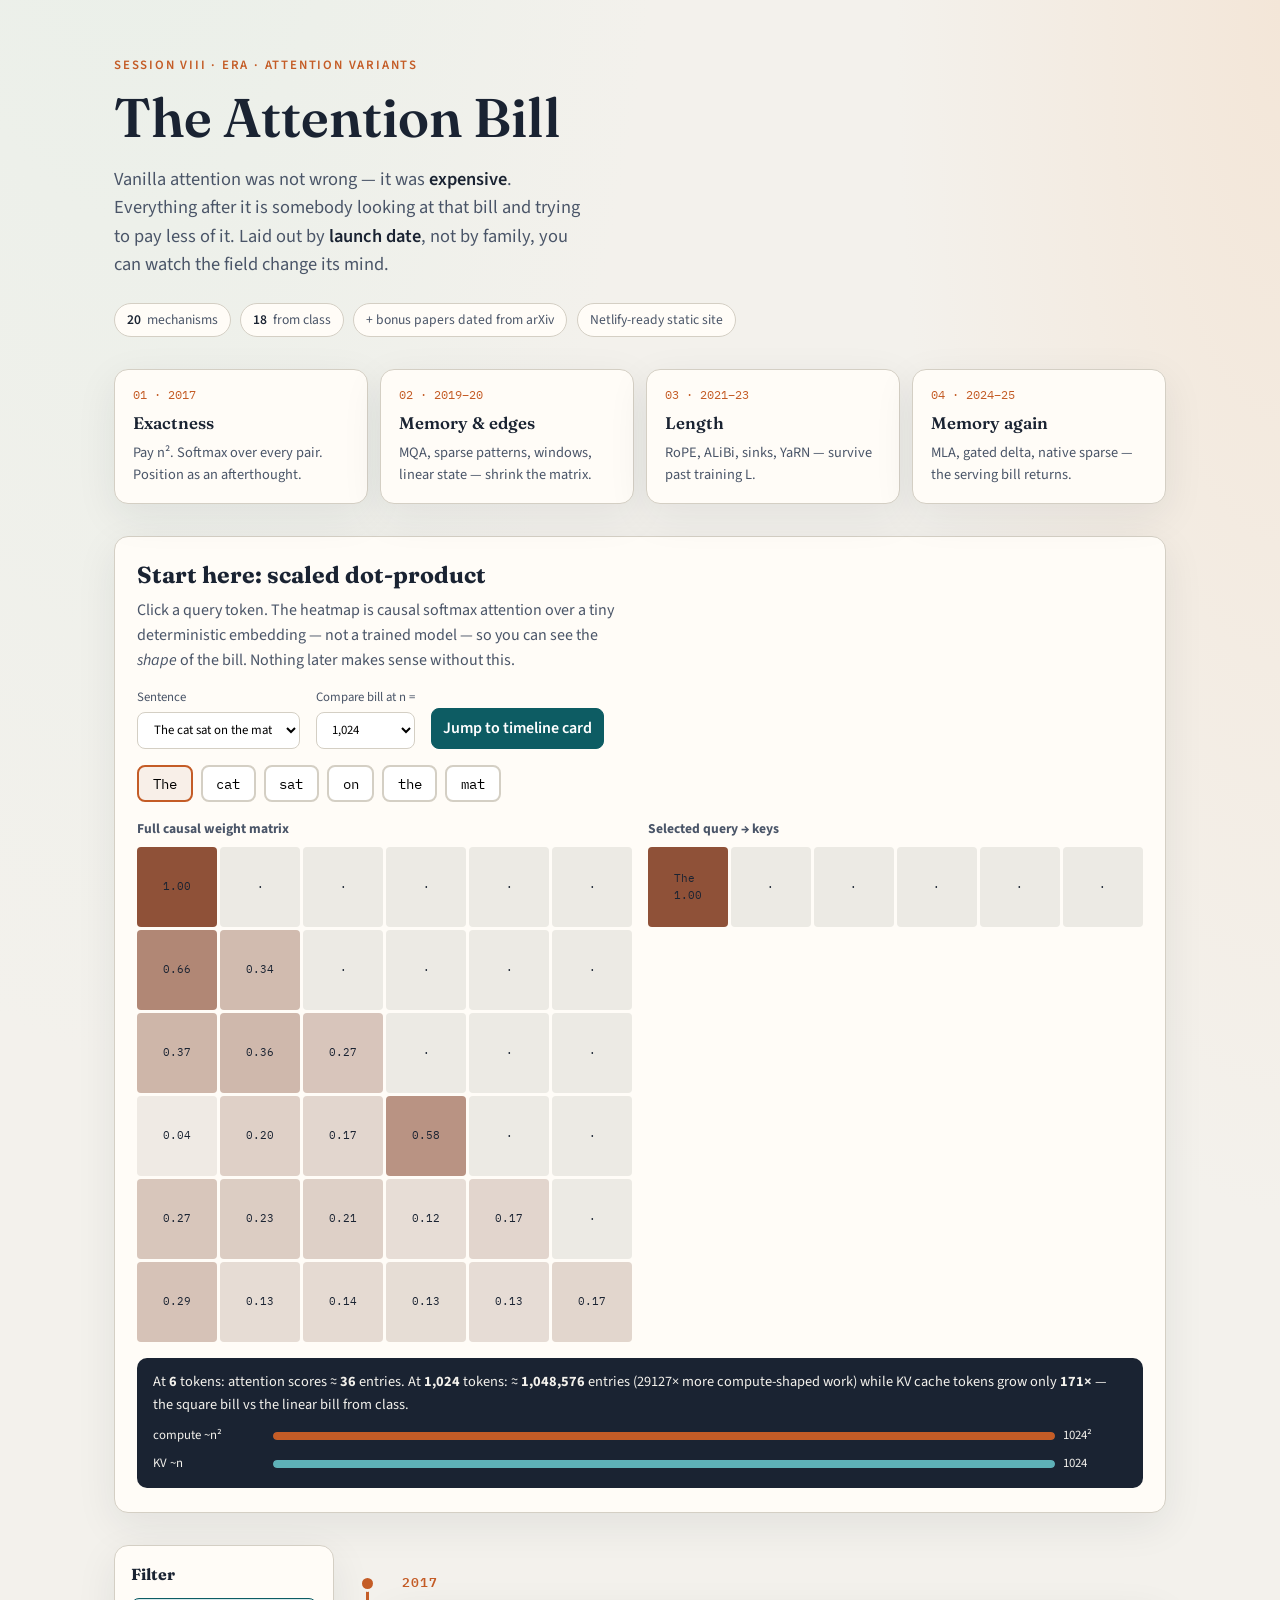
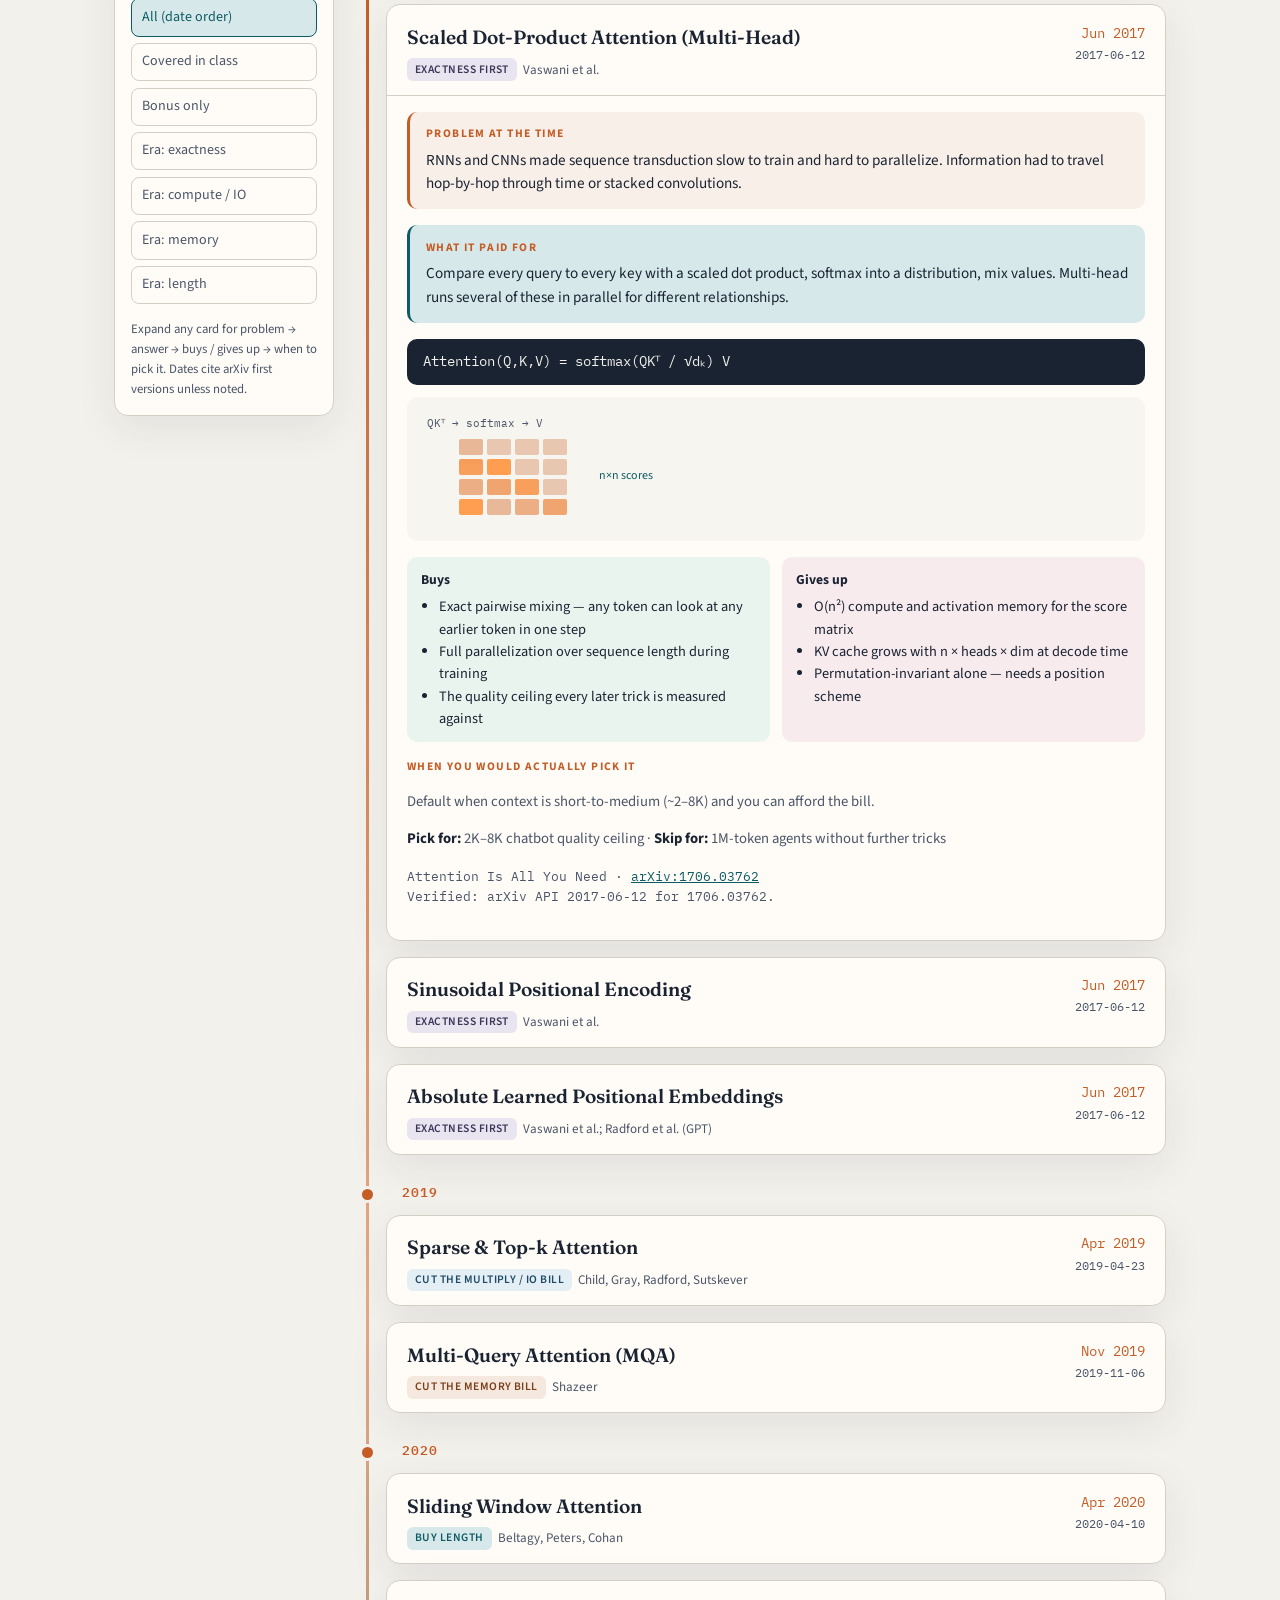
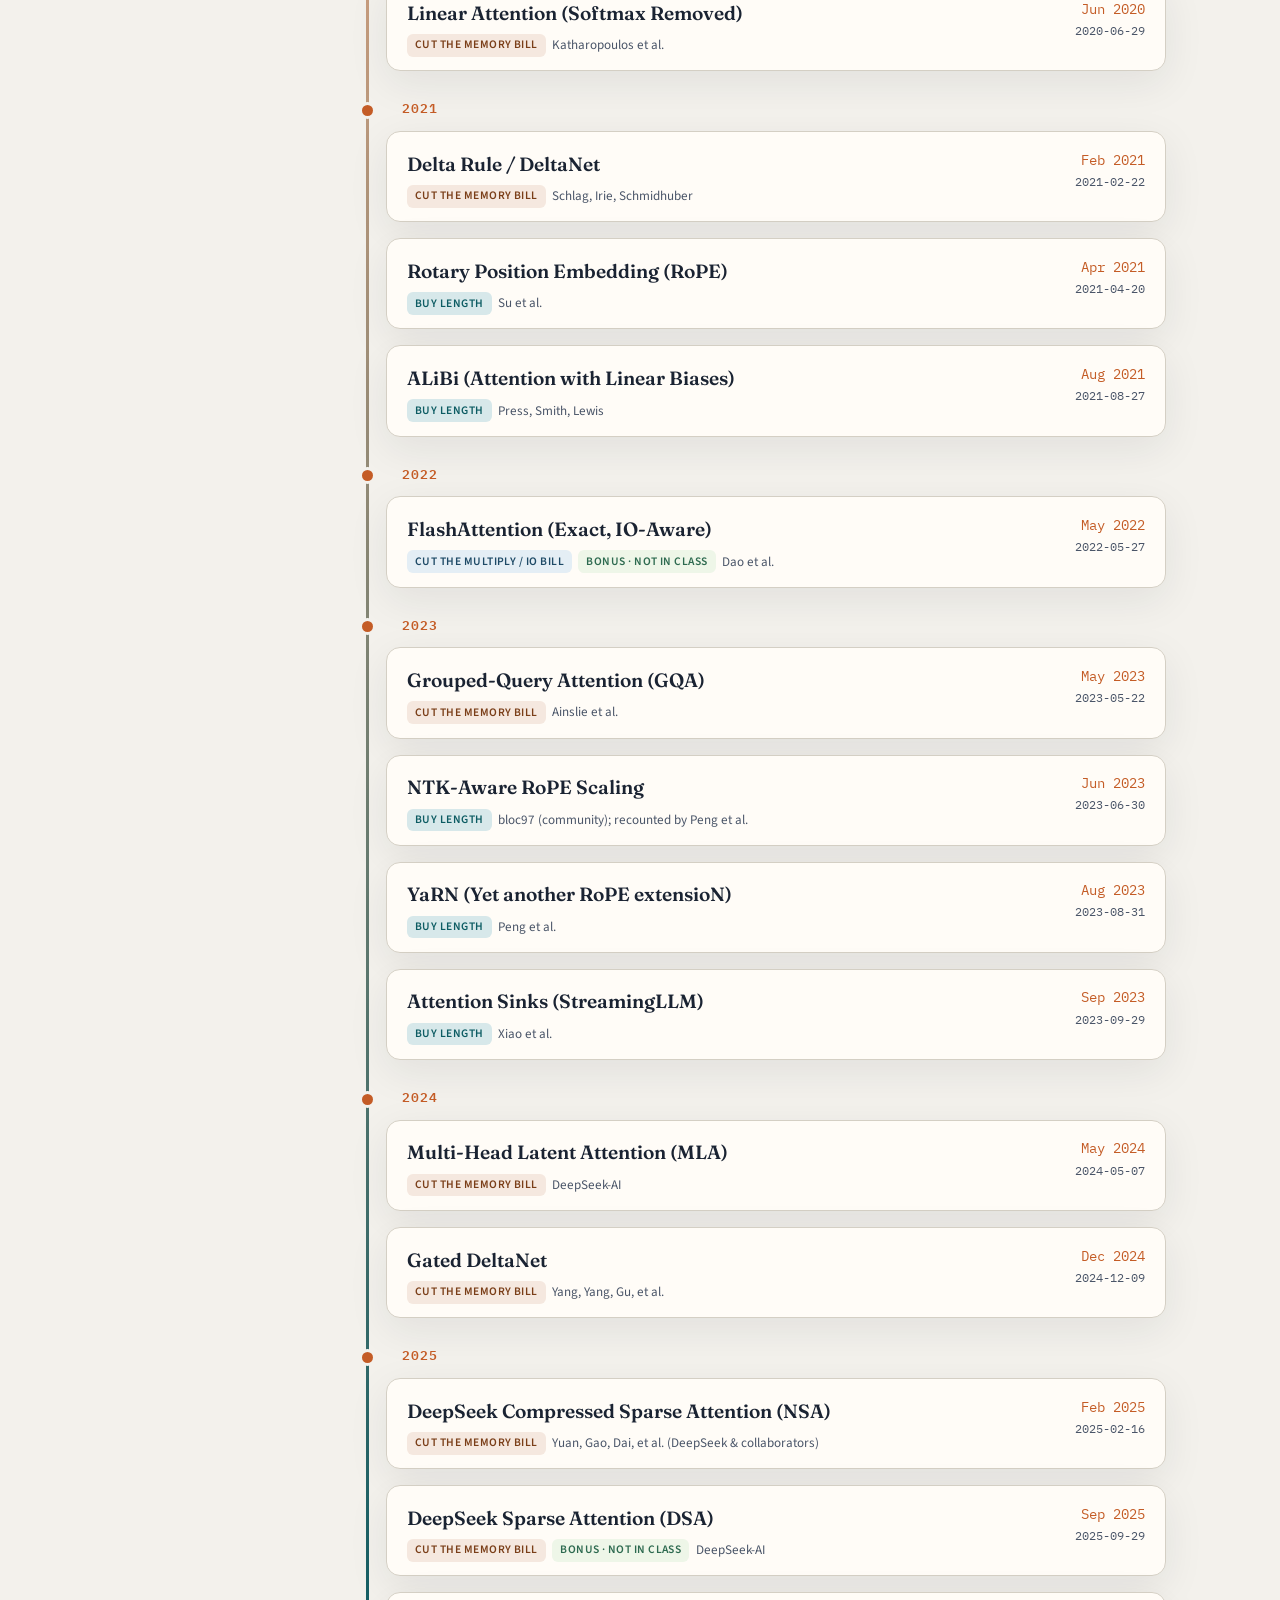
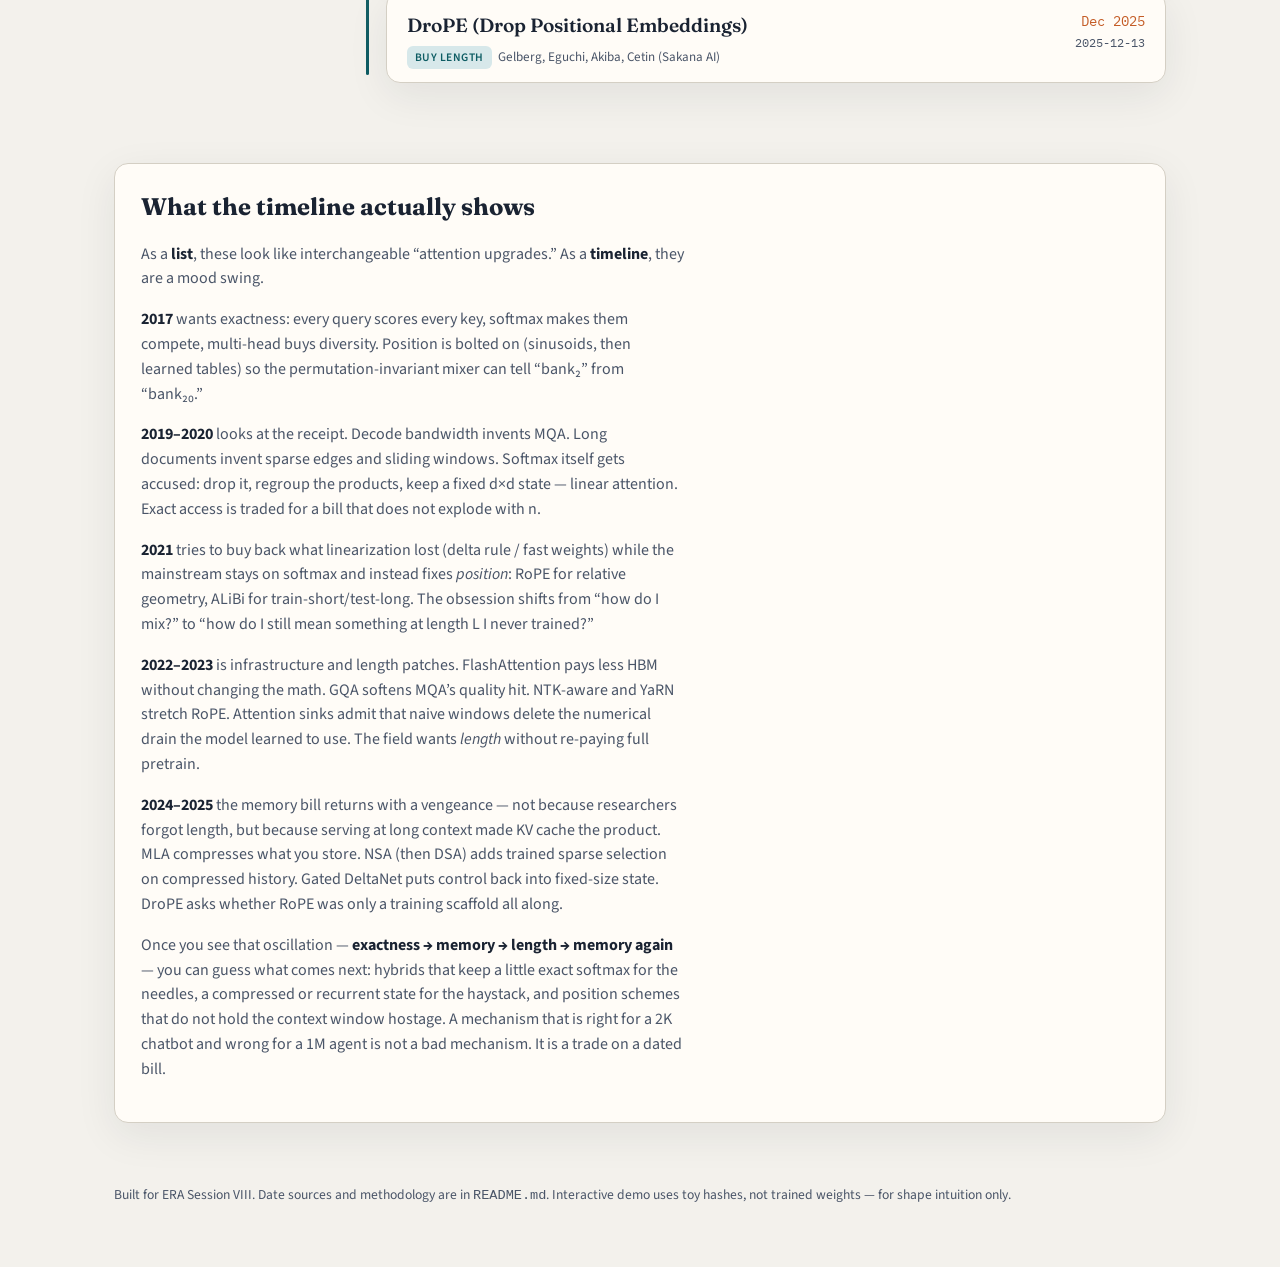
<file: Session-VIII/index.html>
<!DOCTYPE html>
<html lang="en">
  <head>
    <meta charset="utf-8" />
    <meta name="viewport" content="width=device-width, initial-scale=1" />
    <title>The Attention Bill — a chronological map</title>
    <meta
      name="description"
      content="Every major attention mechanism in launch order: the problem it answered, what it buys, what it costs, and when you would actually pick it."
    />
    <link rel="preconnect" href="https://fonts.googleapis.com" />
    <link rel="preconnect" href="https://fonts.gstatic.com" crossorigin />
    <link
      href="https://fonts.googleapis.com/css2?family=Fraunces:opsz,wght@9..144,500;9..144,600&family=IBM+Plex+Mono:wght@400;500&family=Source+Sans+3:wght@400;600;700&display=swap"
      rel="stylesheet"
    />
    <link rel="stylesheet" href="css/styles.css" />
  </head>
  <body>
    <header class="hero">
      <p class="hero-kicker">Session VIII · ERA · Attention variants</p>
      <h1>The Attention Bill</h1>
      <p class="hero-lead">
        Vanilla attention was not wrong — it was
        <strong>expensive</strong>. Everything after it is somebody looking at
        that bill and trying to pay less of it. Laid out by
        <strong>launch date</strong>, not by family, you can watch the field
        change its mind.
      </p>
      <div class="hero-meta">
        <span class="chip"><b id="count">—</b> mechanisms</span>
        <span class="chip"><b id="class-count">—</b> from class</span>
        <span class="chip">+ bonus papers dated from arXiv</span>
        <span class="chip">Netlify-ready static site</span>
      </div>
      <div class="story-strip" aria-label="What the timeline shows">
        <div class="story-card">
          <div class="n">01 · 2017</div>
          <h3>Exactness</h3>
          <p>Pay n². Softmax over every pair. Position as an afterthought.</p>
        </div>
        <div class="story-card">
          <div class="n">02 · 2019–20</div>
          <h3>Memory & edges</h3>
          <p>MQA, sparse patterns, windows, linear state — shrink the matrix.</p>
        </div>
        <div class="story-card">
          <div class="n">03 · 2021–23</div>
          <h3>Length</h3>
          <p>RoPE, ALiBi, sinks, YaRN — survive past training L.</p>
        </div>
        <div class="story-card">
          <div class="n">04 · 2024–25</div>
          <h3>Memory again</h3>
          <p>MLA, gated delta, native sparse — the serving bill returns.</p>
        </div>
      </div>
    </header>

    <section class="demo-panel" id="playground">
      <div class="demo">
        <h2>Start here: scaled dot-product</h2>
        <p class="lead">
          Click a query token. The heatmap is causal softmax attention over a
          tiny deterministic embedding — not a trained model — so you can see the
          <em>shape</em> of the bill. Nothing later makes sense without this.
        </p>
        <div class="demo-controls">
          <label>
            Sentence
            <select id="sentence">
              <option value="cat">The cat sat on the mat</option>
              <option value="code">def add(a, b)</option>
              <option value="short">Hello world</option>
            </select>
          </label>
          <label>
            Compare bill at n =
            <select id="bill-n">
              <option value="128">128</option>
              <option value="1024" selected>1,024</option>
              <option value="8192">8,192</option>
              <option value="100000">100,000</option>
              <option value="1000000">1,000,000</option>
            </select>
          </label>
          <button type="button" id="open-standard">Jump to timeline card</button>
        </div>
        <div class="tokens" id="tokens"></div>
        <div class="matrix-wrap">
          <div class="matrix-block">
            <h3>Full causal weight matrix</h3>
            <div class="attn-grid" id="attn-matrix"></div>
          </div>
          <div class="matrix-block">
            <h3>Selected query → keys</h3>
            <div class="attn-grid" id="focus-row"></div>
          </div>
        </div>
        <div class="bill-meter" id="bill-readout"></div>
      </div>
    </section>

    <div class="shell">
      <aside class="side">
        <h2>Filter</h2>
        <div class="filter-row">
          <button type="button" data-filter="all" class="active">All (date order)</button>
          <button type="button" data-filter="class">Covered in class</button>
          <button type="button" data-filter="bonus">Bonus only</button>
          <button type="button" data-filter="exactness">Era: exactness</button>
          <button type="button" data-filter="compute">Era: compute / IO</button>
          <button type="button" data-filter="memory">Era: memory</button>
          <button type="button" data-filter="length">Era: length</button>
        </div>
        <p class="hint">
          Expand any card for problem → answer → buys / gives up → when to pick
          it. Dates cite arXiv first versions unless noted.
        </p>
      </aside>
      <main>
        <div class="timeline" id="timeline"></div>
      </main>
    </div>

    <section class="essay" id="what-the-timeline-shows">
      <article>
        <h2>What the timeline actually shows</h2>
        <p>
          As a <strong>list</strong>, these look like interchangeable “attention
          upgrades.” As a <strong>timeline</strong>, they are a mood swing.
        </p>
        <p>
          <strong>2017</strong> wants exactness: every query scores every key,
          softmax makes them compete, multi-head buys diversity. Position is
          bolted on (sinusoids, then learned tables) so the permutation-invariant
          mixer can tell “bank₂” from “bank₂₀.”
        </p>
        <p>
          <strong>2019–2020</strong> looks at the receipt. Decode bandwidth
          invents MQA. Long documents invent sparse edges and sliding windows.
          Softmax itself gets accused: drop it, regroup the products, keep a
          fixed d×d state — linear attention. Exact access is traded for a bill
          that does not explode with n.
        </p>
        <p>
          <strong>2021</strong> tries to buy back what linearization lost (delta
          rule / fast weights) while the mainstream stays on softmax and instead
          fixes <em>position</em>: RoPE for relative geometry, ALiBi for
          train-short/test-long. The obsession shifts from “how do I mix?” to
          “how do I still mean something at length L I never trained?”
        </p>
        <p>
          <strong>2022–2023</strong> is infrastructure and length patches.
          FlashAttention pays less HBM without changing the math. GQA softens
          MQA’s quality hit. NTK-aware and YaRN stretch RoPE. Attention sinks
          admit that naive windows delete the numerical drain the model learned
          to use. The field wants <em>length</em> without re-paying full
          pretrain.
        </p>
        <p>
          <strong>2024–2025</strong> the memory bill returns with a vengeance —
          not because researchers forgot length, but because serving at long
          context made KV cache the product. MLA compresses what you store. NSA
          (then DSA) adds trained sparse selection on compressed history. Gated
          DeltaNet puts control back into fixed-size state. DroPE asks whether
          RoPE was only a training scaffold all along.
        </p>
        <p>
          Once you see that oscillation —
          <strong>exactness → memory → length → memory again</strong> — you can
          guess what comes next: hybrids that keep a little exact softmax for
          the needles, a compressed or recurrent state for the haystack, and
          position schemes that do not hold the context window hostage. A
          mechanism that is right for a 2K chatbot and wrong for a 1M agent is
          not a bad mechanism. It is a trade on a dated bill.
        </p>
      </article>
    </section>

    <footer class="site">
      <p>
        Built for ERA Session VIII. Date sources and methodology are in
        <code>README.md</code>. Interactive demo uses toy hashes, not trained
        weights — for shape intuition only.
      </p>
    </footer>

    <script src="js/mechanisms.js"></script>
    <script src="js/app.js"></script>
  </body>
</html>
</file>
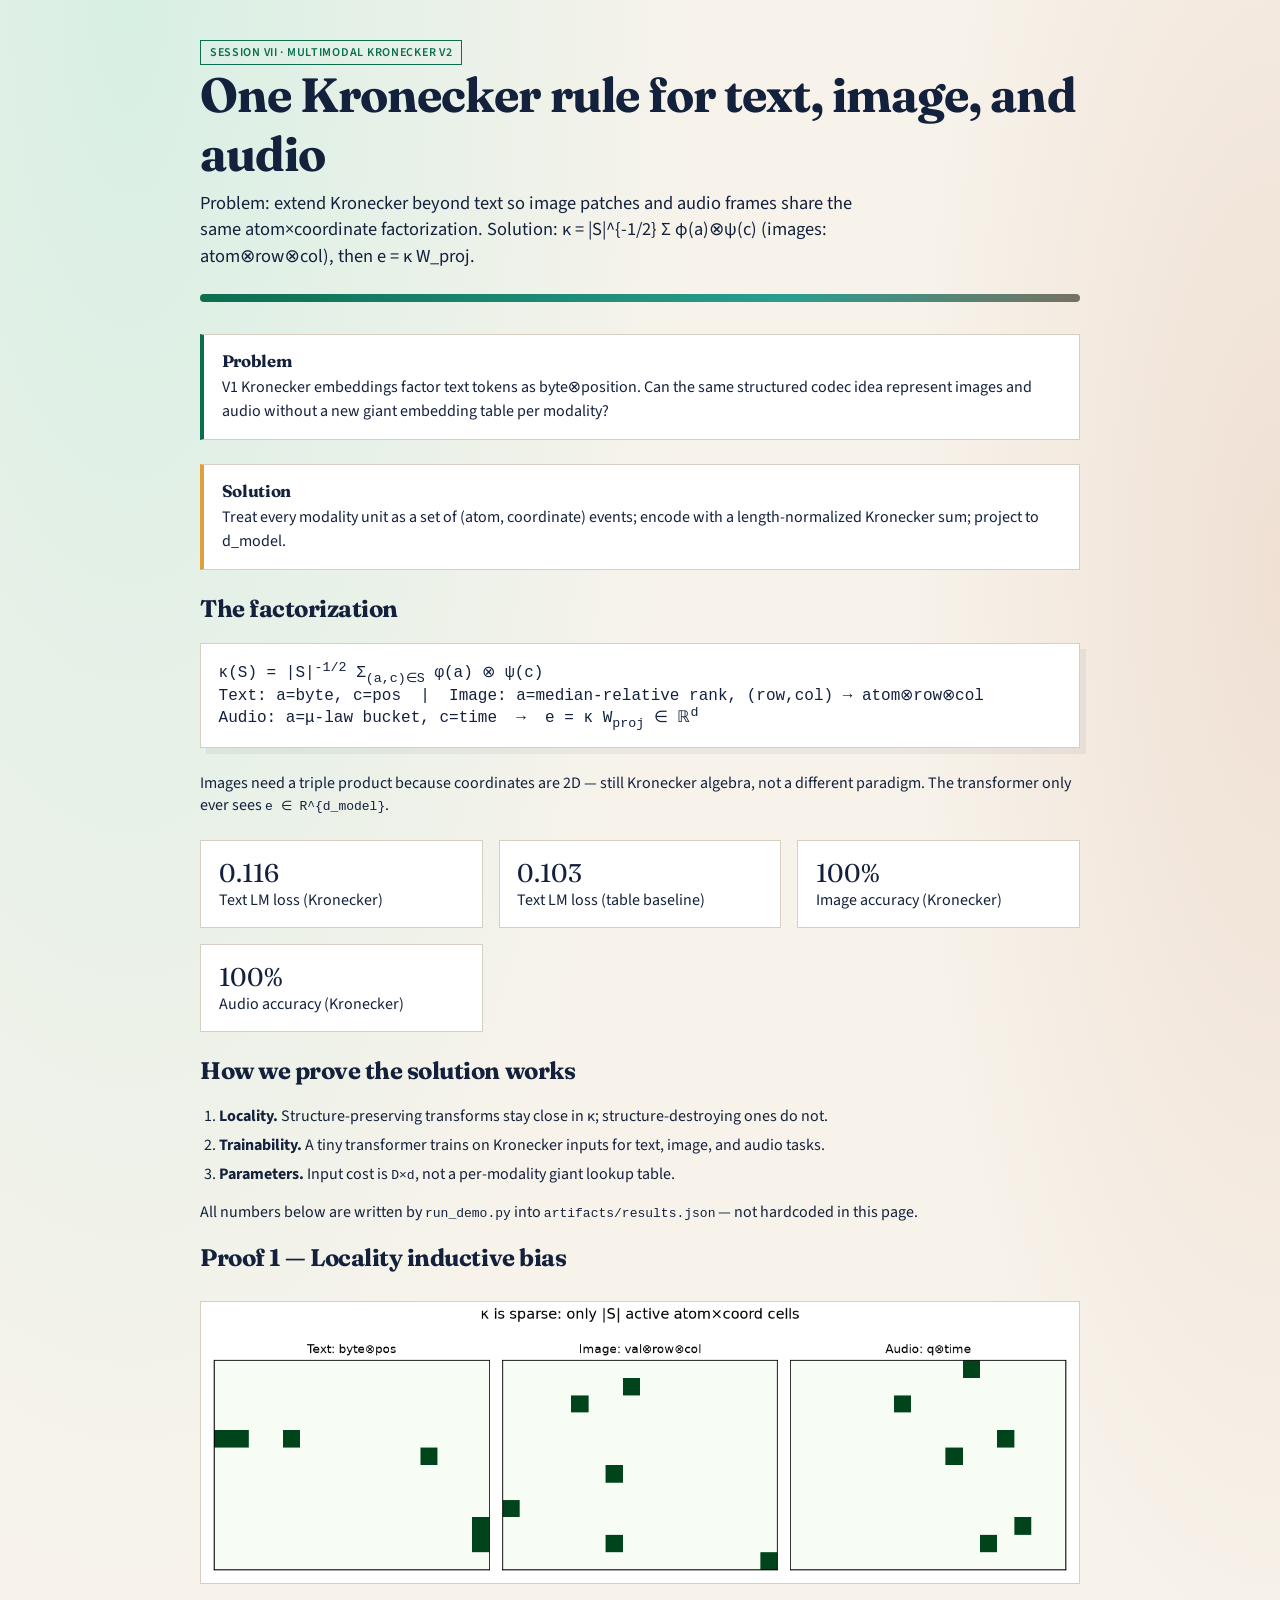
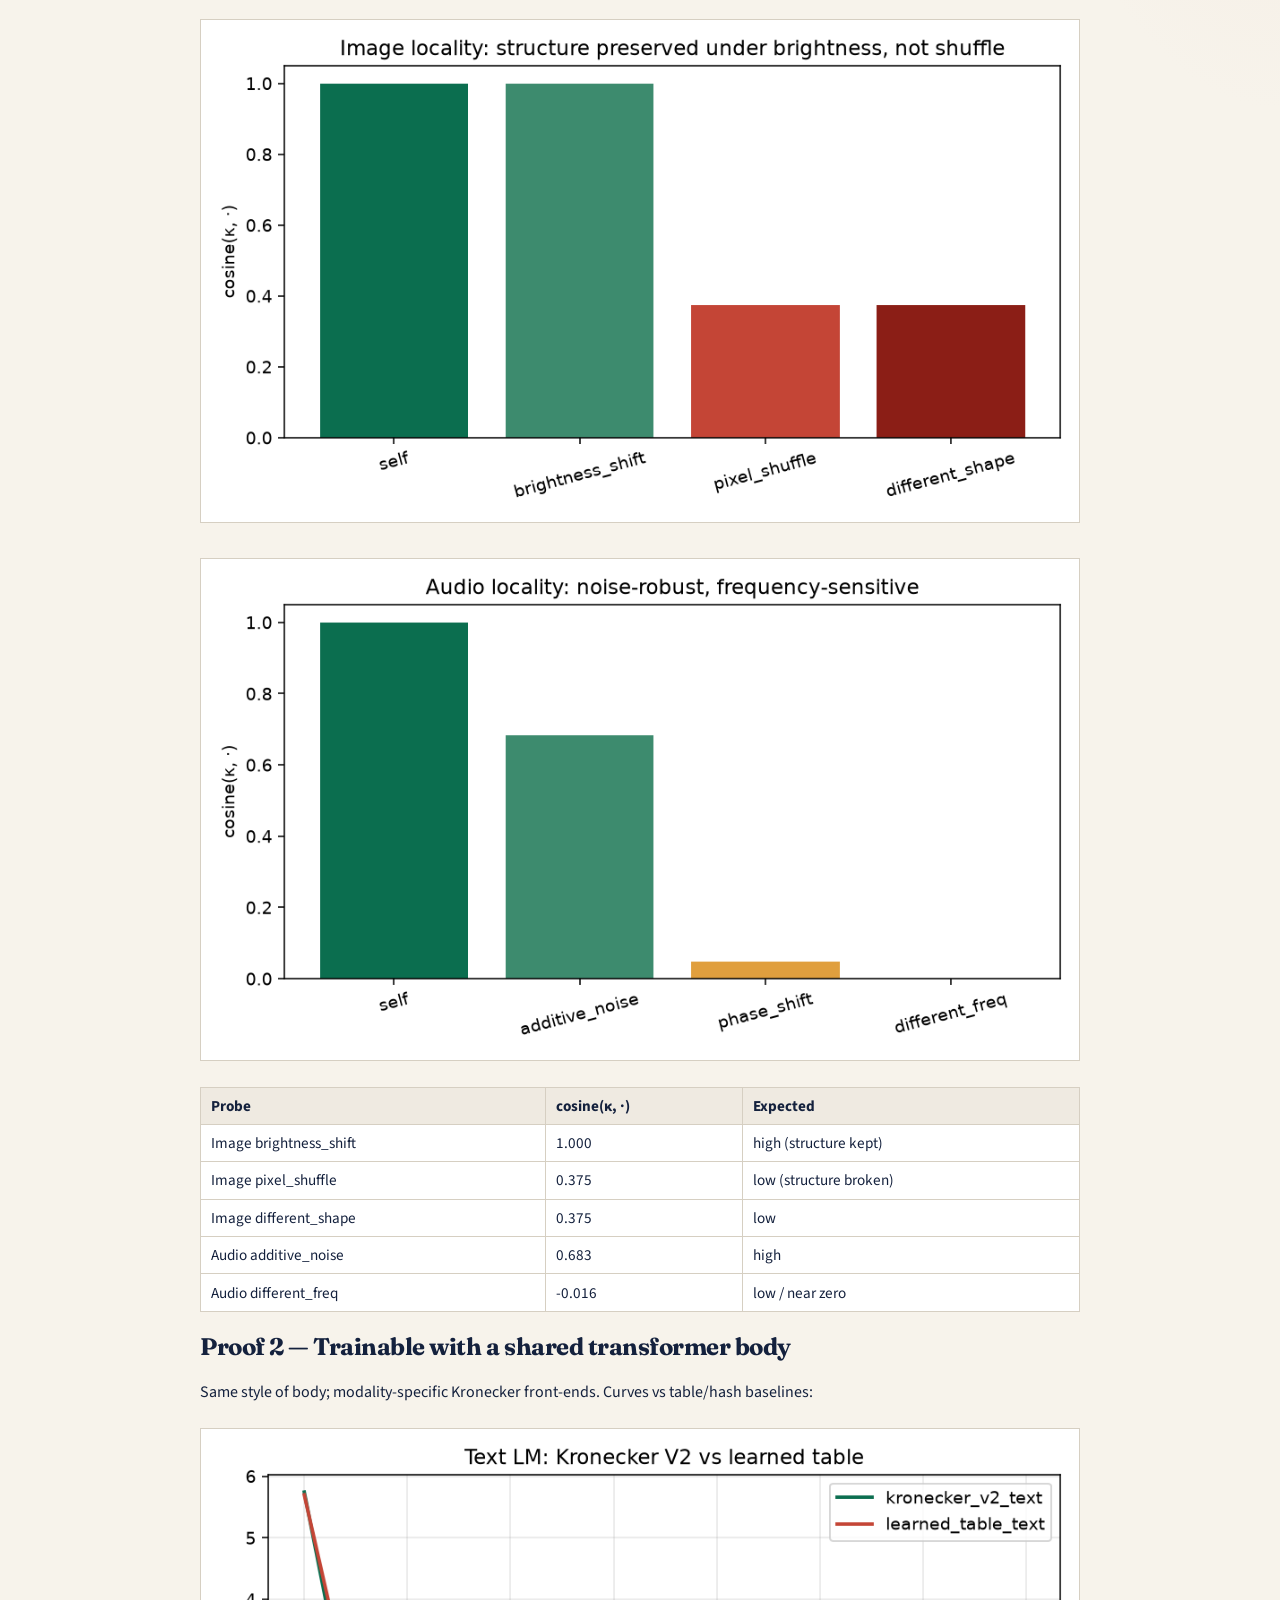
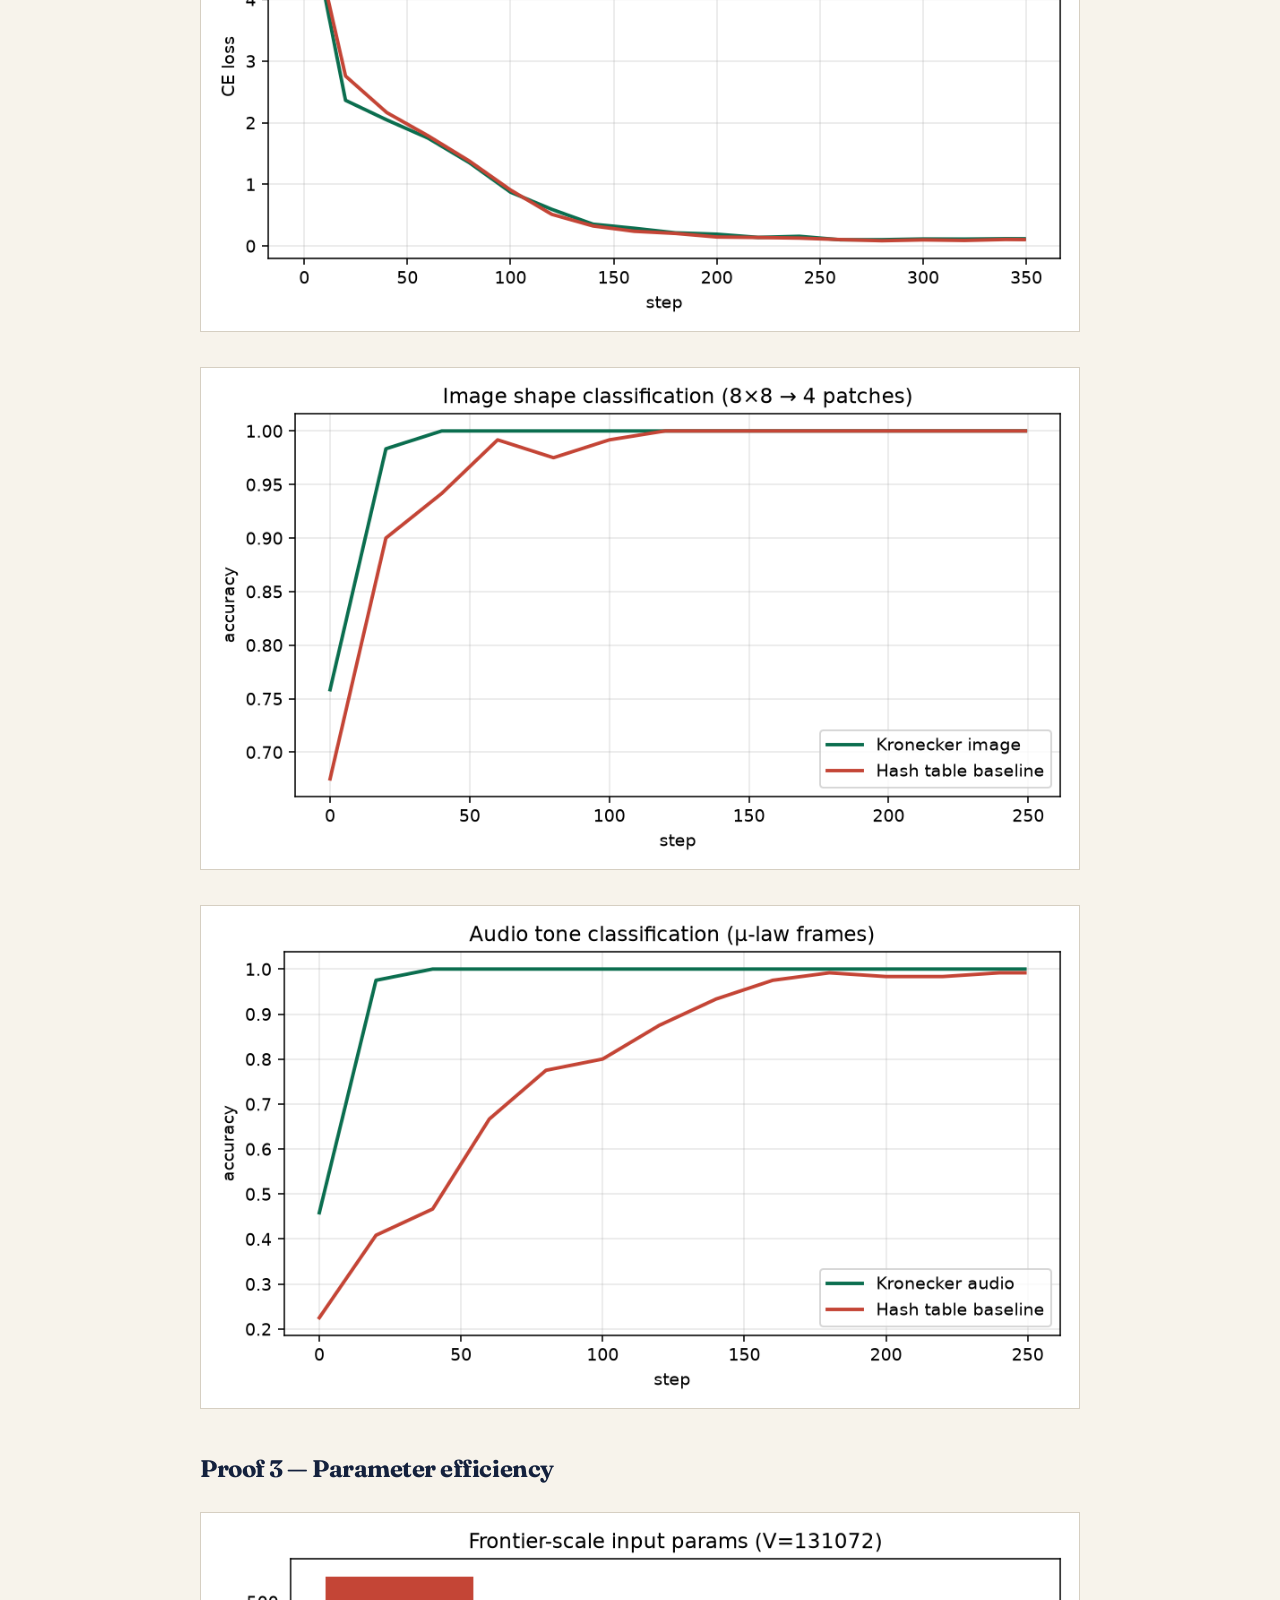
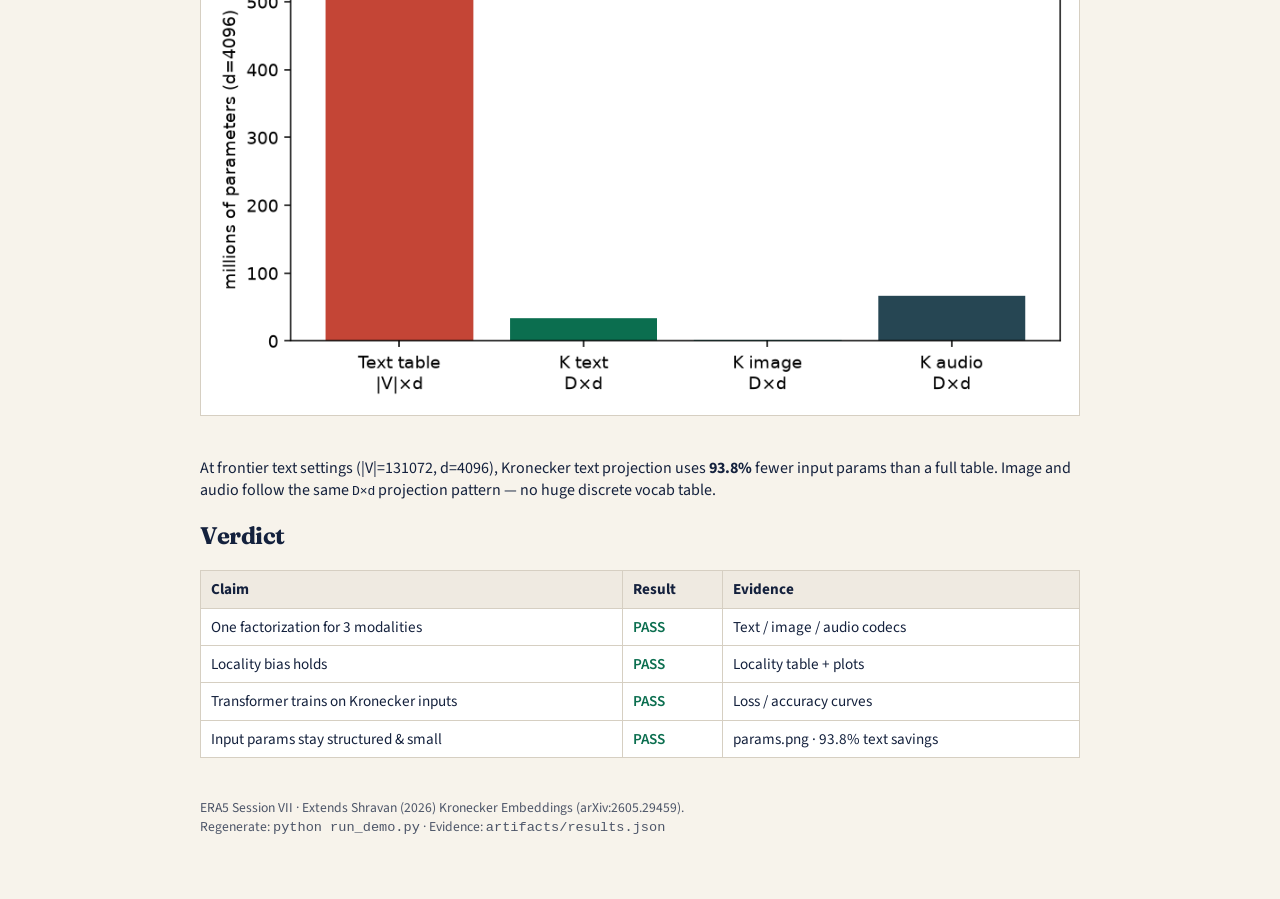
<file: Session-VII/report/index.html>
<!DOCTYPE html>
<html lang="en">
<head>
<meta charset="utf-8"/>
<meta name="viewport" content="width=device-width, initial-scale=1"/>
<title>Kronecker Embeddings V2 — Multimodal</title>
<link rel="preconnect" href="https://fonts.googleapis.com"/>
<link href="https://fonts.googleapis.com/css2?family=Fraunces:opsz,wght@9..144,600;9..144,700&family=Source+Sans+3:wght@400;600&display=swap" rel="stylesheet"/>
<style>
:root {
  --ink:#14213d; --leaf:#0B6E4F; --clay:#C44536; --sand:#F7F3EB; --line:#d6cfc2; --gold:#E09F3E;
}
* { box-sizing:border-box; }
body {
  margin:0; font-family:"Source Sans 3", system-ui, sans-serif; color:var(--ink);
  background:
    radial-gradient(ellipse 80% 50% at 10% 0%, #d8efe4 0%, transparent 55%),
    radial-gradient(ellipse 60% 40% at 100% 10%, #f0e0d4 0%, transparent 50%),
    var(--sand);
}
.wrap { max-width:920px; margin:0 auto; padding:2.5rem 1.25rem 4rem; }
h1,h2,h3 { font-family:Fraunces, Georgia, serif; font-weight:700; letter-spacing:-0.02em; }
h1 { font-size:clamp(2rem, 5vw, 3rem); margin:0 0 0.4rem; }
.lede { font-size:1.15rem; max-width:42rem; line-height:1.45; margin:0 0 1.5rem; }
.badge { display:inline-block; font-size:0.75rem; font-weight:600; letter-spacing:0.06em;
  text-transform:uppercase; color:var(--leaf); border:1px solid var(--leaf); padding:0.2rem 0.55rem; }
.formula {
  font-family: ui-monospace, SFMono-Regular, Menlo, monospace; background:#fff;
  border:1px solid var(--line); padding:1rem 1.1rem; margin:1rem 0 1.5rem; overflow-x:auto;
  box-shadow: 6px 6px 0 rgba(20,33,61,0.06);
}
.callout {
  background:#fff; border:1px solid var(--line); border-left:4px solid var(--leaf);
  padding:1rem 1.1rem; margin:1rem 0 1.5rem;
}
.callout.gold { border-left-color:var(--gold); }
.callout h3 { margin:0 0 0.35rem; font-size:1.05rem; }
.callout p { margin:0; line-height:1.45; }
.grid { display:grid; gap:1rem; grid-template-columns:repeat(auto-fit,minmax(240px,1fr)); margin:1.5rem 0; }
.card { background:#fff; border:1px solid var(--line); padding:1rem 1.1rem; }
.stat { font-size:1.6rem; font-family:Fraunces, serif; }
img.plot { width:100%; height:auto; border:1px solid var(--line); background:#fff; margin:0.6rem 0 1.2rem; }
table { width:100%; border-collapse:collapse; font-size:0.95rem; background:#fff; }
th,td { border:1px solid var(--line); padding:0.45rem 0.6rem; text-align:left; }
th { background:#efeae1; }
.pass { color:var(--leaf); font-weight:600; }
footer { margin-top:2.5rem; font-size:0.85rem; opacity:0.75; }
.anim {
  height:8px; background:linear-gradient(90deg, var(--leaf), #2A9D8F, var(--clay), var(--leaf));
  background-size:200% 100%; animation:slide 4s linear infinite; margin:1rem 0 2rem; border-radius:99px;
}
@keyframes slide { to { background-position:200% 0; } }
ol.proof { padding-left:1.2rem; }
ol.proof li { margin:0.45rem 0; }
</style>
</head>
<body>
<div class="wrap">
  <div class="badge">Session VII · Multimodal Kronecker V2</div>
  <h1>One Kronecker rule for text, image, and audio</h1>
  <p class="lede">Problem: extend Kronecker beyond text so image patches and audio frames share the same atom×coordinate factorization. Solution: κ = |S|^{-1/2} Σ φ(a)⊗ψ(c) (images: atom⊗row⊗col), then e = κ W_proj.</p>
  <div class="anim" aria-hidden="true"></div>

  <div class="callout">
    <h3>Problem</h3>
    <p>V1 Kronecker embeddings factor text tokens as byte⊗position. Can the same structured codec idea represent images and audio without a new giant embedding table per modality?</p>
  </div>
  <div class="callout gold">
    <h3>Solution</h3>
    <p>Treat every modality unit as a set of (atom, coordinate) events; encode with a length-normalized Kronecker sum; project to d_model.</p>
  </div>

  <h2>The factorization</h2>
  <div class="formula">
    κ(S) = |S|<sup>-1/2</sup> Σ<sub>(a,c)∈S</sub> φ(a) ⊗ ψ(c)<br/>
    Text: a=byte, c=pos &nbsp;|&nbsp; Image: a=median-relative rank, (row,col) → atom⊗row⊗col<br/>
    Audio: a=μ-law bucket, c=time &nbsp;→&nbsp; e = κ W<sub>proj</sub> ∈ ℝ<sup>d</sup>
  </div>
  <p>Images need a triple product because coordinates are 2D — still Kronecker algebra, not a different paradigm.
  The transformer only ever sees <code>e ∈ R^{d_model}</code>.</p>

  <div class="grid">
    <div class="card"><div class="stat">0.116</div>Text LM loss (Kronecker)</div>
    <div class="card"><div class="stat">0.103</div>Text LM loss (table baseline)</div>
    <div class="card"><div class="stat">100%</div>Image accuracy (Kronecker)</div>
    <div class="card"><div class="stat">100%</div>Audio accuracy (Kronecker)</div>
  </div>

  <h2>How we prove the solution works</h2>
  <ol class="proof">
    <li><strong>Locality.</strong> Structure-preserving transforms stay close in κ; structure-destroying ones do not.</li>
    <li><strong>Trainability.</strong> A tiny transformer trains on Kronecker inputs for text, image, and audio tasks.</li>
    <li><strong>Parameters.</strong> Input cost is <code>D×d</code>, not a per-modality giant lookup table.</li>
  </ol>
  <p>All numbers below are written by <code>run_demo.py</code> into <code>artifacts/results.json</code> — not hardcoded in this page.</p>

  <h2>Proof 1 — Locality inductive bias</h2>
  <img class="plot" src="plots/sparse_schematic.png" alt="sparse kronecker schematic"/>
  <img class="plot" src="plots/image_locality.png" alt="image locality"/>
  <img class="plot" src="plots/audio_locality.png" alt="audio locality"/>
  <table>
    <tr><th>Probe</th><th>cosine(κ, ·)</th><th>Expected</th></tr>
    <tr><td>Image brightness_shift</td><td>1.000</td><td>high (structure kept)</td></tr>
    <tr><td>Image pixel_shuffle</td><td>0.375</td><td>low (structure broken)</td></tr>
    <tr><td>Image different_shape</td><td>0.375</td><td>low</td></tr>
    <tr><td>Audio additive_noise</td><td>0.683</td><td>high</td></tr>
    <tr><td>Audio different_freq</td><td>-0.016</td><td>low / near zero</td></tr>
  </table>

  <h2>Proof 2 — Trainable with a shared transformer body</h2>
  <p>Same style of body; modality-specific Kronecker front-ends. Curves vs table/hash baselines:</p>
  <img class="plot" src="plots/text_lm_loss.png" alt="text loss"/>
  <img class="plot" src="plots/image_acc.png" alt="image acc"/>
  <img class="plot" src="plots/audio_acc.png" alt="audio acc"/>

  <h2>Proof 3 — Parameter efficiency</h2>
  <img class="plot" src="plots/params.png" alt="params"/>
  <p>At frontier text settings (|V|=131072, d=4096), Kronecker text projection uses
  <strong>93.8%</strong> fewer input params than a full table.
  Image and audio follow the same <code>D×d</code> projection pattern — no huge discrete vocab table.</p>

  <h2>Verdict</h2>
  <table>
    <tr><th>Claim</th><th>Result</th><th>Evidence</th></tr>
    <tr><td>One factorization for 3 modalities</td><td class="pass">PASS</td><td>Text / image / audio codecs</td></tr>
    <tr><td>Locality bias holds</td><td class="pass">PASS</td><td>Locality table + plots</td></tr>
    <tr><td>Transformer trains on Kronecker inputs</td><td class="pass">PASS</td><td>Loss / accuracy curves</td></tr>
    <tr><td>Input params stay structured &amp; small</td><td class="pass">PASS</td><td>params.png · 93.8% text savings</td></tr>
  </table>

  <footer>
    ERA5 Session VII · Extends Shravan (2026) Kronecker Embeddings (arXiv:2605.29459).<br/>
    Regenerate: <code>python run_demo.py</code> · Evidence: <code>artifacts/results.json</code>
  </footer>
</div>
</body>
</html>
</file>
<file: Session-VIII/css/styles.css>
/* Attention Bill Timeline — editorial, not generic AI-purple */

:root {
  --bg: #f3f1ec;
  --bg-elev: #fffcf7;
  --ink: #1a2332;
  --ink-soft: #4a5568;
  --line: #d4cfc4;
  --spine: #c45c26;
  --spine-dim: #e8a882;
  --teal: #0d5c63;
  --teal-soft: #d7e8ea;
  --amber: #b8860b;
  --danger: #8b2942;
  --ok: #2d6a4f;
  --shadow: 0 12px 40px rgba(26, 35, 50, 0.08);
  --radius: 14px;
  --font-display: "Fraunces", "Palatino Linotype", Georgia, serif;
  --font-body: "Source Sans 3", "Segoe UI", sans-serif;
  --font-mono: "IBM Plex Mono", ui-monospace, monospace;
}

*,
*::before,
*::after {
  box-sizing: border-box;
}

html {
  scroll-behavior: smooth;
}

body {
  margin: 0;
  font-family: var(--font-body);
  color: var(--ink);
  background:
    radial-gradient(ellipse 80% 50% at 10% -10%, #e7efe8 0%, transparent 55%),
    radial-gradient(ellipse 60% 40% at 100% 0%, #f3e6d8 0%, transparent 50%),
    var(--bg);
  line-height: 1.55;
  min-height: 100vh;
}

a {
  color: var(--teal);
}

/* —— Hero —— */
.hero {
  max-width: 1100px;
  margin: 0 auto;
  padding: 3.5rem 1.5rem 2rem;
}

.hero-kicker {
  font-size: 0.8rem;
  letter-spacing: 0.14em;
  text-transform: uppercase;
  color: var(--spine);
  font-weight: 600;
  margin: 0 0 0.75rem;
}

.hero h1 {
  font-family: var(--font-display);
  font-weight: 600;
  font-size: clamp(2.1rem, 5vw, 3.4rem);
  line-height: 1.12;
  margin: 0 0 1rem;
  max-width: 16ch;
}

.hero-lead {
  font-size: 1.15rem;
  color: var(--ink-soft);
  max-width: 52ch;
  margin: 0 0 1.5rem;
}

.hero-lead strong {
  color: var(--ink);
  font-weight: 600;
}

.hero-meta {
  display: flex;
  flex-wrap: wrap;
  gap: 0.6rem;
  margin-bottom: 2rem;
}

.chip {
  display: inline-flex;
  align-items: center;
  gap: 0.35rem;
  padding: 0.35rem 0.75rem;
  border-radius: 999px;
  background: var(--bg-elev);
  border: 1px solid var(--line);
  font-size: 0.85rem;
  color: var(--ink-soft);
}

.chip b {
  color: var(--ink);
  font-weight: 600;
}

.story-strip {
  display: grid;
  grid-template-columns: repeat(4, 1fr);
  gap: 0.75rem;
  margin-top: 0.5rem;
}

@media (max-width: 800px) {
  .story-strip {
    grid-template-columns: 1fr 1fr;
  }
}

.story-card {
  background: var(--bg-elev);
  border: 1px solid var(--line);
  border-radius: var(--radius);
  padding: 1rem 1.1rem;
  box-shadow: var(--shadow);
}

.story-card .n {
  font-family: var(--font-mono);
  font-size: 0.75rem;
  color: var(--spine);
  margin-bottom: 0.35rem;
}

.story-card h3 {
  font-family: var(--font-display);
  font-size: 1.05rem;
  margin: 0 0 0.35rem;
  font-weight: 600;
}

.story-card p {
  margin: 0;
  font-size: 0.9rem;
  color: var(--ink-soft);
}

/* —— Layout —— */
.shell {
  max-width: 1100px;
  margin: 0 auto;
  padding: 0 1.5rem 4rem;
  display: grid;
  grid-template-columns: 220px 1fr;
  gap: 2rem;
  align-items: start;
}

@media (max-width: 900px) {
  .shell {
    grid-template-columns: 1fr;
  }
}

/* —— Filters / nav —— */
.side {
  position: sticky;
  top: 1rem;
  background: var(--bg-elev);
  border: 1px solid var(--line);
  border-radius: var(--radius);
  padding: 1rem;
  box-shadow: var(--shadow);
}

.side h2 {
  font-family: var(--font-display);
  font-size: 1rem;
  margin: 0 0 0.75rem;
}

.filter-row {
  display: flex;
  flex-direction: column;
  gap: 0.4rem;
  margin-bottom: 1rem;
}

.filter-row button {
  text-align: left;
  border: 1px solid var(--line);
  background: transparent;
  border-radius: 8px;
  padding: 0.45rem 0.65rem;
  font: inherit;
  font-size: 0.88rem;
  cursor: pointer;
  color: var(--ink-soft);
  transition: background 0.15s, border-color 0.15s, color 0.15s;
}

.filter-row button:hover,
.filter-row button.active {
  background: var(--teal-soft);
  border-color: var(--teal);
  color: var(--teal);
}

.side .hint {
  font-size: 0.8rem;
  color: var(--ink-soft);
  margin: 0;
}

/* —— Timeline —— */
.timeline {
  position: relative;
  padding-left: 1.25rem;
}

.timeline::before {
  content: "";
  position: absolute;
  left: 0;
  top: 0.5rem;
  bottom: 0.5rem;
  width: 3px;
  border-radius: 3px;
  background: linear-gradient(180deg, var(--spine) 0%, var(--spine-dim) 40%, var(--teal) 100%);
}

.year-mark {
  position: relative;
  margin: 1.75rem 0 0.75rem;
  padding-left: 1rem;
  font-family: var(--font-mono);
  font-size: 0.8rem;
  letter-spacing: 0.08em;
  color: var(--spine);
  font-weight: 600;
}

.year-mark::before {
  content: "";
  position: absolute;
  left: -1.25rem;
  top: 0.35rem;
  width: 11px;
  height: 11px;
  margin-left: -4px;
  border-radius: 50%;
  background: var(--spine);
  box-shadow: 0 0 0 3px var(--bg);
}

.mech-card {
  position: relative;
  background: var(--bg-elev);
  border: 1px solid var(--line);
  border-radius: var(--radius);
  margin-bottom: 1rem;
  box-shadow: var(--shadow);
  overflow: hidden;
  transition: opacity 0.2s, transform 0.2s;
}

.mech-card.hidden {
  display: none;
}

.mech-card::before {
  content: "";
  position: absolute;
  left: -1.25rem;
  top: 1.4rem;
  width: 11px;
  height: 11px;
  margin-left: -4px;
  border-radius: 50%;
  background: var(--teal);
  box-shadow: 0 0 0 3px var(--bg);
  z-index: 1;
}

.mech-head {
  display: grid;
  grid-template-columns: 1fr auto;
  gap: 0.75rem;
  padding: 1.1rem 1.25rem 0.85rem;
  cursor: pointer;
  list-style: none;
}

.mech-head::-webkit-details-marker {
  display: none;
}

.mech-title {
  font-family: var(--font-display);
  font-size: 1.2rem;
  margin: 0 0 0.35rem;
  font-weight: 600;
}

.mech-sub {
  display: flex;
  flex-wrap: wrap;
  gap: 0.4rem;
  align-items: center;
  font-size: 0.82rem;
  color: var(--ink-soft);
}

.badge {
  display: inline-block;
  padding: 0.15rem 0.5rem;
  border-radius: 6px;
  font-size: 0.72rem;
  font-weight: 600;
  letter-spacing: 0.04em;
  text-transform: uppercase;
}

.badge-era-exactness {
  background: #e8e4f0;
  color: #3d3558;
}
.badge-era-compute {
  background: #e4eef5;
  color: #1e4a66;
}
.badge-era-memory {
  background: #f5e8df;
  color: #7a3e18;
}
.badge-era-length {
  background: var(--teal-soft);
  color: var(--teal);
}
.badge-bonus {
  background: #eef6e8;
  color: var(--ok);
}

.mech-date {
  font-family: var(--font-mono);
  font-size: 0.85rem;
  color: var(--spine);
  white-space: nowrap;
  text-align: right;
}

.mech-body {
  padding: 0 1.25rem 1.25rem;
  border-top: 1px solid var(--line);
}

.mech-body > * {
  margin-top: 1rem;
}

.section-label {
  font-size: 0.72rem;
  letter-spacing: 0.12em;
  text-transform: uppercase;
  color: var(--spine);
  font-weight: 700;
  margin: 0 0 0.35rem;
}

.problem-box,
.answer-box {
  padding: 0.85rem 1rem;
  border-radius: 10px;
}

.problem-box {
  background: #f8efe8;
  border-left: 3px solid var(--spine);
}

.answer-box {
  background: var(--teal-soft);
  border-left: 3px solid var(--teal);
}

.problem-box p,
.answer-box p {
  margin: 0;
  font-size: 0.95rem;
}

.formula {
  font-family: var(--font-mono);
  font-size: 0.88rem;
  background: #1a2332;
  color: #f3f1ec;
  padding: 0.75rem 1rem;
  border-radius: 10px;
  overflow-x: auto;
}

.trade {
  display: grid;
  grid-template-columns: 1fr 1fr;
  gap: 0.75rem;
}

@media (max-width: 600px) {
  .trade {
    grid-template-columns: 1fr;
  }
}

.trade ul {
  margin: 0;
  padding-left: 1.1rem;
  font-size: 0.9rem;
}

.trade-pro {
  background: #eaf4ef;
  border-radius: 10px;
  padding: 0.75rem 0.9rem;
}

.trade-con {
  background: #f7ebee;
  border-radius: 10px;
  padding: 0.75rem 0.9rem;
}

.trade h4 {
  margin: 0 0 0.4rem;
  font-size: 0.85rem;
}

.when-box {
  font-size: 0.92rem;
  color: var(--ink-soft);
}

.when-box strong {
  color: var(--ink);
}

.cite {
  font-size: 0.8rem;
  color: var(--ink-soft);
  font-family: var(--font-mono);
}

/* —— Interactive demo —— */
.demo-panel {
  max-width: 1100px;
  margin: 0 auto 2rem;
  padding: 0 1.5rem;
}

.demo {
  background: var(--bg-elev);
  border: 1px solid var(--line);
  border-radius: var(--radius);
  padding: 1.25rem 1.4rem 1.5rem;
  box-shadow: var(--shadow);
}

.demo h2 {
  font-family: var(--font-display);
  margin: 0 0 0.35rem;
  font-size: 1.45rem;
}

.demo > .lead {
  margin: 0 0 1rem;
  color: var(--ink-soft);
  max-width: 60ch;
}

.demo-controls {
  display: flex;
  flex-wrap: wrap;
  gap: 1rem;
  align-items: end;
  margin-bottom: 1rem;
}

.demo-controls label {
  display: flex;
  flex-direction: column;
  gap: 0.25rem;
  font-size: 0.8rem;
  color: var(--ink-soft);
}

.demo-controls select,
.demo-controls button {
  font: inherit;
  padding: 0.45rem 0.7rem;
  border-radius: 8px;
  border: 1px solid var(--line);
  background: #fff;
}

.demo-controls button {
  background: var(--teal);
  color: #fff;
  border-color: var(--teal);
  cursor: pointer;
  font-weight: 600;
}

.demo-controls button.secondary {
  background: #fff;
  color: var(--ink);
}

.tokens {
  display: flex;
  flex-wrap: wrap;
  gap: 0.5rem;
  margin-bottom: 1rem;
}

.token {
  padding: 0.45rem 0.85rem;
  border-radius: 8px;
  border: 2px solid var(--line);
  background: #fff;
  cursor: pointer;
  font-family: var(--font-mono);
  font-size: 0.9rem;
  transition: border-color 0.15s, background 0.15s;
}

.token.active {
  border-color: var(--spine);
  background: #f8efe8;
}

.matrix-wrap {
  display: grid;
  grid-template-columns: 1fr 1fr;
  gap: 1rem;
}

@media (max-width: 700px) {
  .matrix-wrap {
    grid-template-columns: 1fr;
  }
}

.matrix-block h3 {
  font-size: 0.85rem;
  margin: 0 0 0.5rem;
  color: var(--ink-soft);
}

.attn-grid {
  display: grid;
  gap: 3px;
  font-family: var(--font-mono);
  font-size: 0.7rem;
}

.attn-cell {
  aspect-ratio: 1;
  display: flex;
  align-items: center;
  justify-content: center;
  border-radius: 4px;
  color: var(--ink);
  min-width: 2.4rem;
  min-height: 2.4rem;
}

.bill-meter {
  margin-top: 1rem;
  padding: 0.85rem 1rem;
  background: #1a2332;
  color: #f3f1ec;
  border-radius: 10px;
  font-size: 0.9rem;
}

.bill-meter .bars {
  display: grid;
  gap: 0.5rem;
  margin-top: 0.65rem;
}

.bar-row {
  display: grid;
  grid-template-columns: 7rem 1fr 4rem;
  gap: 0.5rem;
  align-items: center;
  font-size: 0.8rem;
}

.bar-track {
  height: 8px;
  background: #2c384c;
  border-radius: 4px;
  overflow: hidden;
}

.bar-fill {
  height: 100%;
  border-radius: 4px;
  background: var(--spine);
  transition: width 0.35s ease;
}

.bar-fill.mem {
  background: #5eb1b8;
}

/* —— Viz mini —— */
.viz {
  margin-top: 0.75rem;
  padding: 0.75rem;
  background: #f7f5f0;
  border-radius: 10px;
  overflow-x: auto;
}

.viz svg {
  display: block;
  max-width: 100%;
  height: auto;
}

/* —— Q2 / footer —— */
.essay {
  max-width: 1100px;
  margin: 0 auto;
  padding: 0 1.5rem 3rem;
}

.essay article {
  background: var(--bg-elev);
  border: 1px solid var(--line);
  border-radius: var(--radius);
  padding: 1.5rem 1.6rem;
  box-shadow: var(--shadow);
}

.essay h2 {
  font-family: var(--font-display);
  margin: 0 0 0.75rem;
}

.essay p {
  color: var(--ink-soft);
  max-width: 68ch;
}

.essay p strong {
  color: var(--ink);
}

footer.site {
  max-width: 1100px;
  margin: 0 auto;
  padding: 0 1.5rem 3rem;
  font-size: 0.85rem;
  color: var(--ink-soft);
}

details.mech-card[open] .mech-head {
  padding-bottom: 0.85rem;
}
</file>
